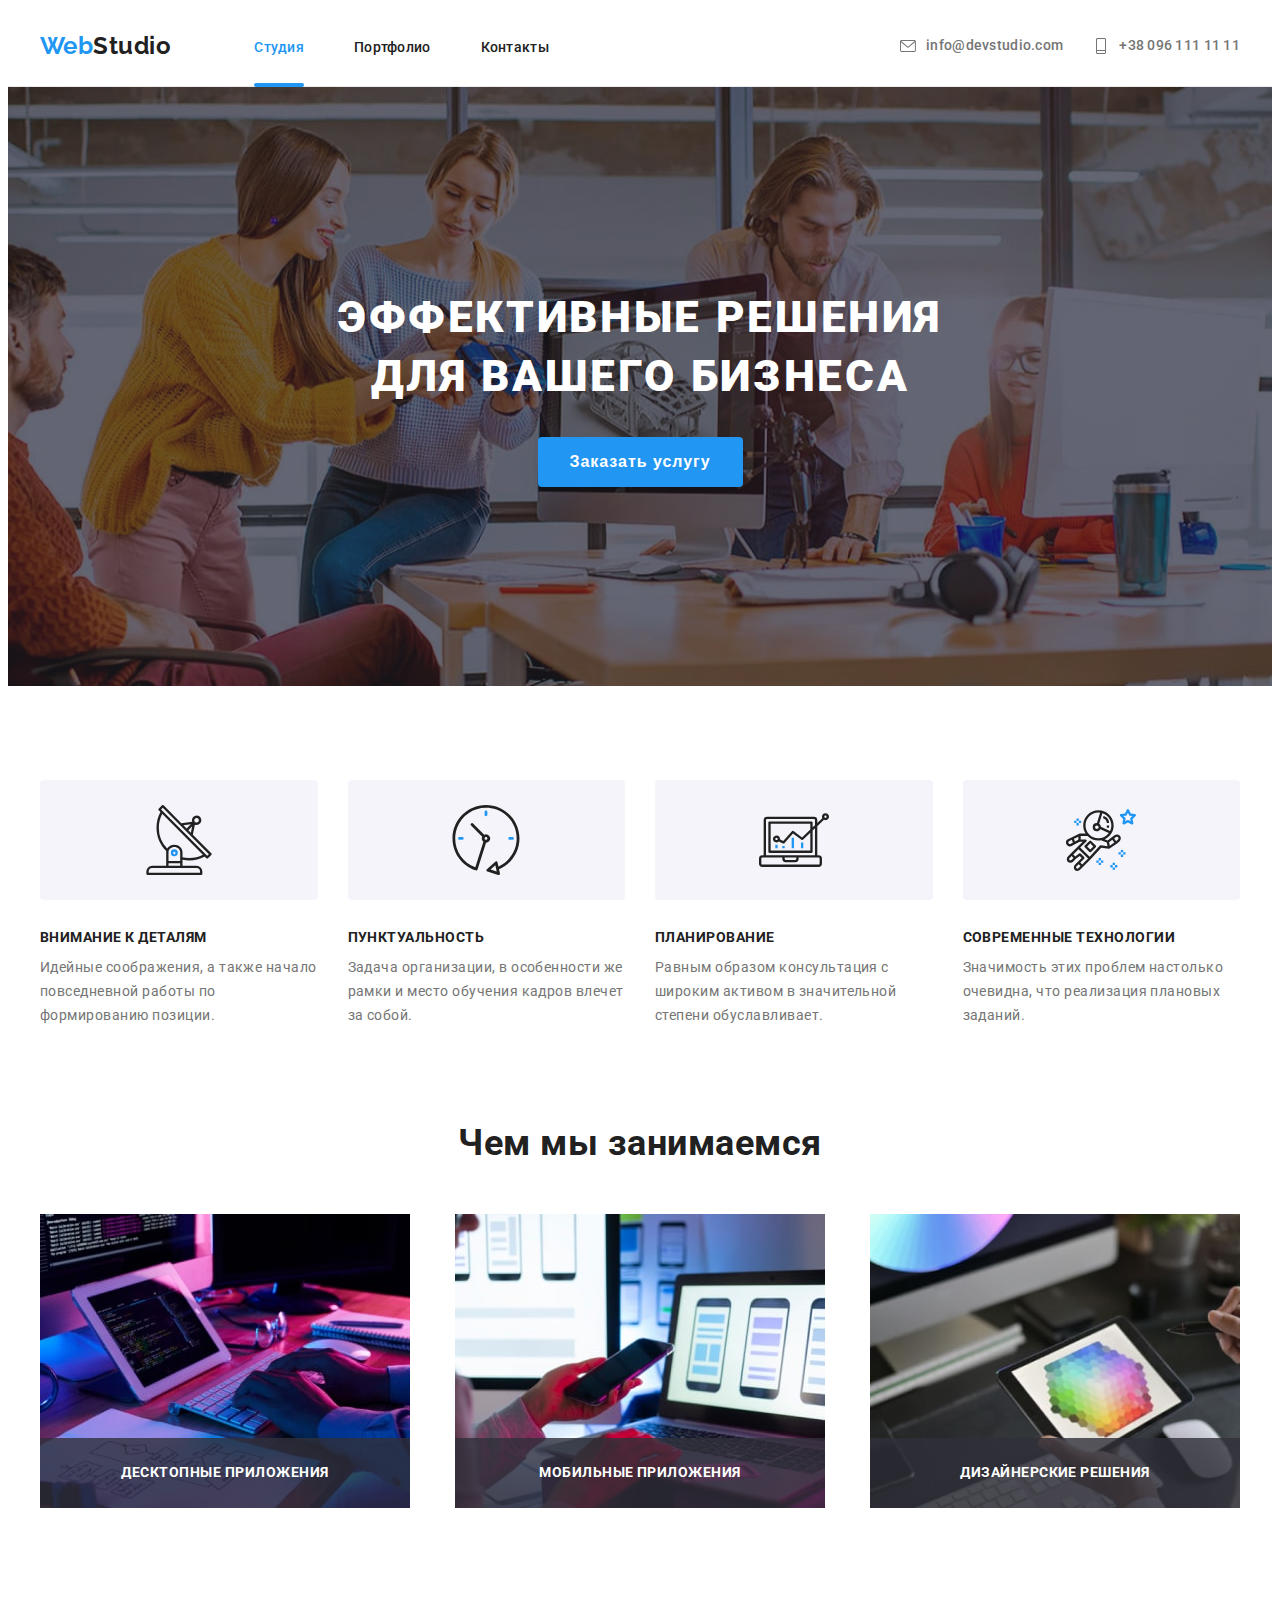
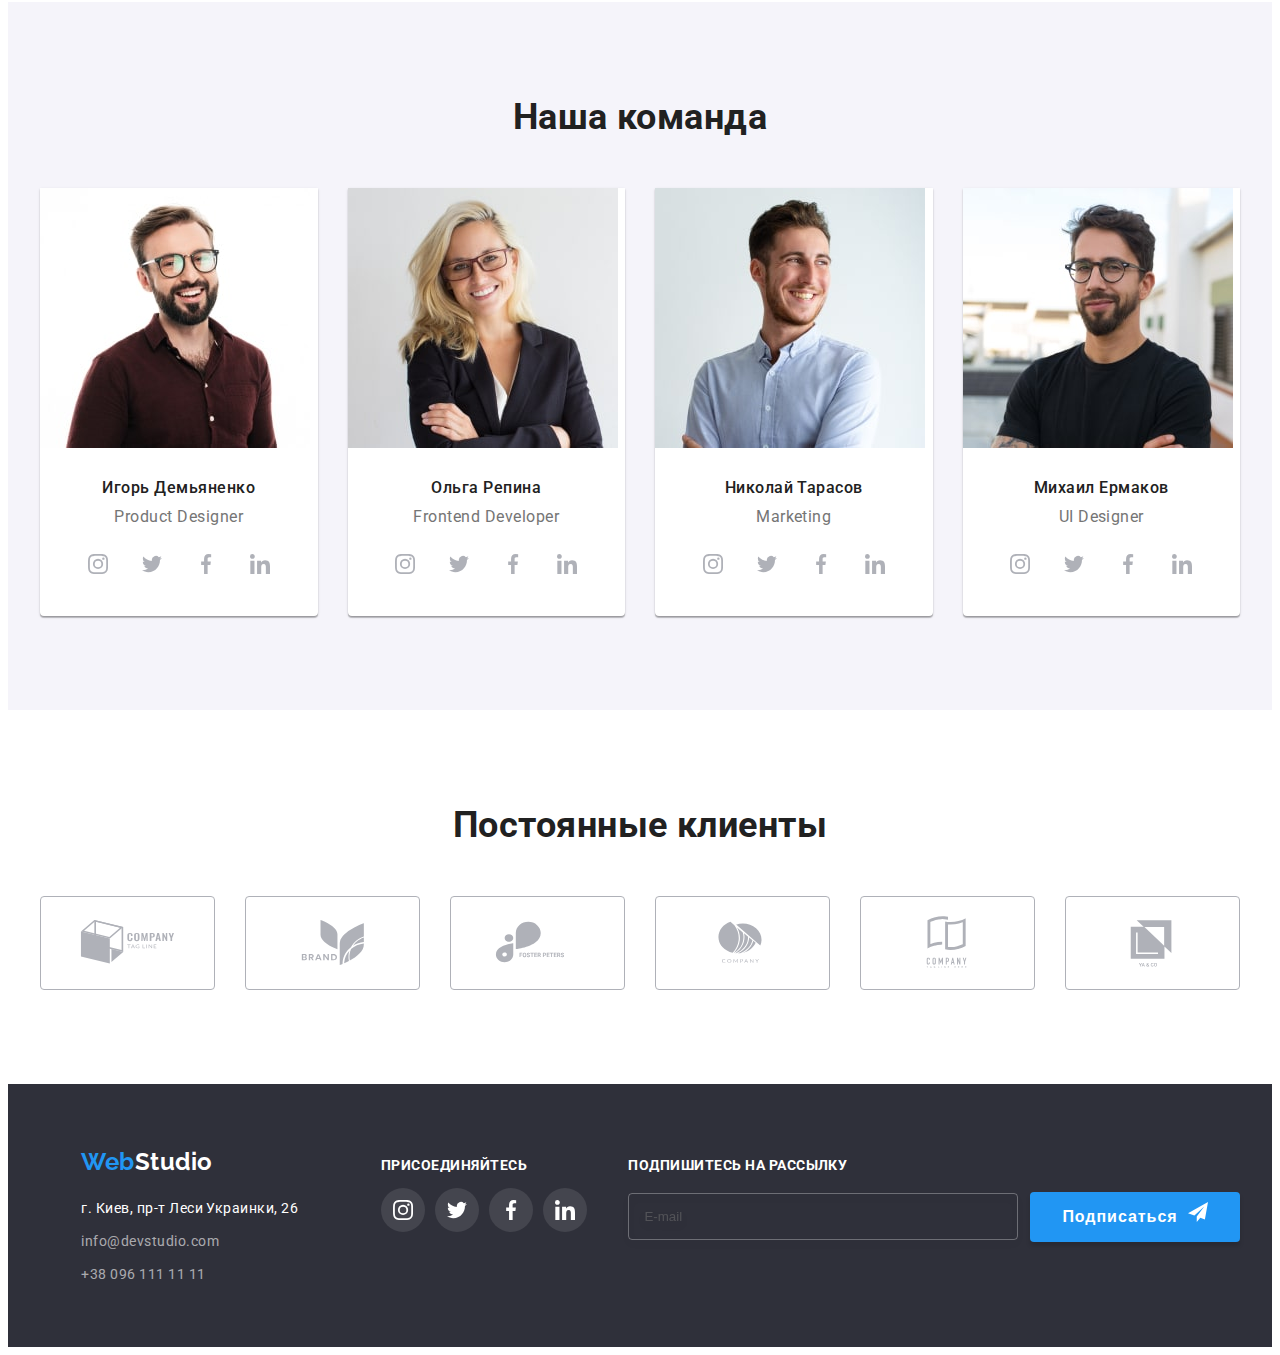
<file: index.html>
<!DOCTYPE html>
<html lang="ru">
  <head>
    <meta charset="UTF-8" />
    <meta http-equiv="X-UA-Compatible" content="IE=edge" />
    <meta name="viewport" content="width=device-width, initial-scale=1.0" />
    <title>Document</title>
    <link
      href="https://fonts.googleapis.com/css2?family=Raleway:wght@700&family=Roboto:wght@400;500;700;900&display=swap"
      rel="stylesheet"
    />
    <link
      rel="stylesheet"
      href="https://cdnjs.cloudflare.com/ajax/libs/modern-normalize/1.1.0/modern-normalize.min.css"
      integrity="sha512-wpPYUAdjBVSE4KJnH1VR1HeZfpl1ub8YT/NKx4PuQ5NmX2tKuGu6U/JRp5y+Y8XG2tV+wKQpNHVUX03MfMFn9Q=="
      crossorigin="anonymous"
      referrerpolicy="no-referrer"
    />
    <link rel="stylesheet" href="./css/styles.css" />
    <link rel="stylesheet" href="./css/main.min.css" />
  </head>
  <body>
    <!-- шапка -->
    <header class="header">
      <div class="container header-container">
        <a class="logo header__logo" href="./"
          >Web<span class="header__logo--black">Studio</span></a
        >
        <nav class="nav">
          <ul class="list header-list">
            <li class="header-list__item">
              <a href="./index.html" class="link current">Студия</a>
            </li>
            <li class="header-list__item">
              <a href="./portfolio.html" class="link">Портфолио</a>
            </li>
            <li class="header-list__item"><a href="" class="link">Контакты</a></li>
          </ul>
        </nav>
        <ul class="list header-adress">
          <li class="header-adress__item">
            <a href="mailto:info@devstudio.com" class="link-contact link"
              ><svg width="16" height="16" class="icon">
                <use href="./images/symbol-defs.svg#icon-mail"></use></svg
              >info@devstudio.com</a
            >
          </li>
          <li class="header-adress__item">
            <a href="tel:+380961111111" class="link-contact link">
              <svg width="16" height="16" class="icon">
                <use href="./images/symbol-defs.svg#icon-tell"></use>
              </svg>
              +38 096 111 11 11</a
            >
          </li>
        </ul>
        <button type="button" class="menu-open__btn">
          <svg width="24" height="16" class="menu-open__icon">
            <use href="./images/symbol-defs.svg#icon-menu"></use>
          </svg>
        </button>
      </div>
      <!-- ============================================== -->
      <div class="mob-menu is-hidden">
        <div class="menu-top">
          <button type="button" class="menu-close">
            <svg width="30" height="30" class="icon-close-menu">
              <use href="./images/symbol-defs.svg#icon-close-black"></use>
            </svg>
          </button>
          <ul class="mob-menu-list list">
            <li class="mob-menu-item">
              <a href="./index.html" class="mob-menu-link link">Студия</a>
            </li>
            <li class="mob-menu-item">
              <a href="./portfolio.html" class="mob-menu-link link">Портфолио</a>
            </li>
            <li class="mob-menu-item">
              <a href="" class="mob-menu-link link">Контакты</a>
            </li>
          </ul>
        </div>
        <div class="menu-bottom">
          <div class="menu-soc-wrap">
            <a href="tel:+380961111111" class="mob-menu-tel link">+38 096 111 11 11</a>
            <a href="mailto: info@devstudio.com" class="mob-menu-mail link">info@devstudio.com</a>

            <div class="menu-soc-link-wrap">
              <ul class="list menu-soc-list">
                <li class="menu-soc-item">
                  <a href="" class="link menu-soc-link"
                    ><svg class="menu-soc-icon">
                      <use href="./images/symbol-defs.svg#icon-instagram"></use>
                    </svg>
                    <div class="menu-soc-item-text">Instagram</div></a
                  >
                </li>
                <li class="menu-soc-item">
                  <a href="" class="link menu-soc-link"
                    ><svg class="menu-soc-icon">
                      <use href="./images/symbol-defs.svg#icon-twitter"></use>
                    </svg>
                    <div class="menu-soc-item-text menu-soc-item-text--left">Twitter</div></a
                  >
                </li>
                <li class="menu-soc-item">
                  <a href="" class="link menu-soc-link"
                    ><svg class="menu-soc-icon">
                      <use href="./images/symbol-defs.svg#icon-facebook"></use>
                    </svg>
                    <div class="menu-soc-item-text menu-soc-item-text--right">Facebook</div></a
                  >
                </li>
                <li class="menu-soc-item">
                  <a href="" class="link menu-soc-link"
                    ><svg class="menu-soc-icon">
                      <use href="./images/symbol-defs.svg#icon-linkedin"></use>
                    </svg>
                    <div class="menu-soc-item-text">LinkedIn</div></a
                  >
                </li>
              </ul>
            </div>
          </div>
        </div>
      </div>

      <!-- ============================================ -->
    </header>
    <main>
      <!--section-hero-->
      <section class="section-hero">
        <div class="container">
          <h1 class="section-hero-title">
            эффективные решения <br />
            для вашего бизнеса
          </h1>
          <button type="button" class="abutton modal-open-btn" data-modal-open>
            Заказать услугу
          </button>
        </div>
      </section>
      <!-- навыки -->
      <section class="section-skill">
        <div class="container">
          <ul class="section-skill__list list">
            <li class="section-skill__item">
              <div class="section-skill__big-icon">
                <svg width="70" height="70" class="icon">
                  <use href="./images/symbol-defs.svg#icon-antenna"></use>
                </svg>
              </div>
              <h3 class="title">Внимание к деталям</h3>
              <p class="text">
                Идейные соображения, а также начало повседневной работы по формированию позиции.
              </p>
            </li>
            <li class="section-skill__item">
              <div class="section-skill__big-icon">
                <svg width="70" height="70" class="icon">
                  <use href="./images/symbol-defs.svg#icon-clock"></use>
                </svg>
              </div>
              <h3 class="title">Пунктуальность</h3>
              <p class="text">
                Задача организации, в особенности же рамки и место обучения кадров влечет за собой.
              </p>
            </li>
            <li class="section-skill__item">
              <div class="section-skill__big-icon">
                <svg width="70" height="70" class="icon">
                  <use href="./images/symbol-defs.svg#icon-diagram"></use>
                </svg>
              </div>
              <h3 class="title">Планирование</h3>
              <p class="text">
                Равным образом консультация с широким активом в значительной степени обуславливает.
              </p>
            </li>
            <li class="section-skill__item .section-skill__item--last">
              <div class="section-skill__big-icon">
                <svg width="70" height="70" class="icon">
                  <use href="./images/symbol-defs.svg#icon-astronaut"></use>
                </svg>
              </div>
              <h3 class="title">Современные технологии</h3>
              <p class="text">
                Значимость этих проблем настолько очевидна, что реализация плановых заданий.
              </p>
            </li>
          </ul>
        </div>
      </section>
      <!-- чем мы занимаемся -->
      <section class="section-class section">
        <div class="container">
          <h2 class="section-title">Чем мы занимаемся</h2>
          <ul class="list">
            <li class="item">
              <div class="wrapper">
                <picture>
                  <source
                    srcset="
                      ./images/directions/img-desktop-1x1.jpg 1x,
                      ./images/directions/img-desktop-2x1.jpg 2x
                    "
                    media="(min-width: 1200px)"
                  />
                  <img
                    src="./images/box-1s.jpg"
                    alt="написание кода на планшете"
                    width="370"
                    height="294"
                  />
                </picture>

                <p class="text">Десктопные приложения</p>
              </div>
            </li>
            <li class="item">
              <div class="wrapper">
                <picture>
                  <source
                    srcset="
                      ./images/directions/img-desktop-1x2.jpg 1x,
                      ./images/directions/img-desktop-2x2.jpg 2x
                    "
                    media="(min-width: 1200px)"
                  />
                  <img
                    src="./images/box-2s.jpg"
                    alt="смартфон в руках, во время его настройки через ПК"
                    width="370"
                    height="294"
                  />
                </picture>
                <p class="text">Мобильные приложения</p>
              </div>
            </li>
            <li class="item">
              <div class="wrapper">
                <picture>
                  <source
                    srcset="
                      ./images/directions/img-desktop-1x3.jpg 1x,
                      ./images/directions/img-desktop-2x3.jpg 2x
                    "
                    media="(min-width: 1200px)"
                  />
                  <img
                    src="./images/box-3s.jpg"
                    alt="работа с цветовой гаммой на планшете"
                    width="370"
                    height="294"
                  />
                </picture>

                <p class="text">Дизайнерские решения</p>
              </div>
            </li>
          </ul>
        </div>
      </section>
      <!-- наша команда -->
      <section class="section-comand section">
        <div class="container">
          <h2 class="section-title">Наша команда</h2>
          <ul class="secnion-comand-title-list list">
            <li class="item">
              <picture>
                <source
                  srcset="
                    ./images/our-team/img1-desktop-1x.jpg 1x,
                    ./images/our-team/img1-desktop-2x.jpg 2x
                  "
                  media="(min-width: 1200px)"
                />
                <source
                  srcset="
                    ./images/our-team/img1-tablet-1x.jpg 1x,
                    ./images/our-team/img1-tablet-2x.jpg 2x
                  "
                  media="(min-width: 768px)"
                />
                <source
                  srcset="
                    ./images/our-team/img1-mob-1x.jpg 1x,
                    ./images/our-team/img1-mob-2x.jpg 2x
                  "
                  media="(min-width: 320px)"
                />
                <img src="./images/team-1s.jpg" alt="Дима Демьяненко" />
              </picture>

              <h3 class="title">Игорь Демьяненко</h3>
              <p class="position">Product Designer</p>
              <ul class="list soc-list">
                <li class="soc-item">
                  <a href="" class="link soc-link"
                    ><svg class="soc-icon">
                      <use href="./images/symbol-defs.svg#icon-instagram"></use></svg
                  ></a>
                </li>
                <li class="soc-item">
                  <a href="" class="link soc-link"
                    ><svg class="soc-icon">
                      <use href="./images/symbol-defs.svg#icon-twitter"></use></svg
                  ></a>
                </li>
                <li class="soc-item">
                  <a href="" class="link soc-link"
                    ><svg class="soc-icon">
                      <use href="./images/symbol-defs.svg#icon-facebook"></use></svg
                  ></a>
                </li>
                <li class="soc-item">
                  <a href="" class="link soc-link"
                    ><svg class="soc-icon">
                      <use href="./images/symbol-defs.svg#icon-linkedin"></use></svg
                  ></a>
                </li>
              </ul>
            </li>
            <li class="item">
              <picture>
                <source
                  srcset="
                    ./images/our-team/img2-desktop-1x.jpg 1x,
                    ./images/our-team/img2-desktop-2x.jpg 2x
                  "
                  media="(min-width: 1200px)"
                />
                <source
                  srcset="
                    ./images/our-team/img2-tablet-1x.jpg 1x,
                    ./images/our-team/img2-tablet-2x.jpg 2x
                  "
                  media="(min-width: 768px)"
                />
                <source
                  srcset="
                    ./images/our-team/img2-mob-1x.jpg 1x,
                    ./images/our-team/img2-mob-2x.jpg 2x
                  "
                  media="(min-width: 320px)"
                />
                <img src="./images/team-2s.jpg" alt="Ольга Репина" />
              </picture>

              <h3 class="title">Ольга Репина</h3>
              <p class="position">Frontend Developer</p>
              <ul class="list soc-list">
                <li class="soc-item">
                  <a href="" class="link soc-link"
                    ><svg class="soc-icon">
                      <use href="./images/symbol-defs.svg#icon-instagram"></use></svg
                  ></a>
                </li>
                <li class="soc-item">
                  <a href="" class="link soc-link"
                    ><svg class="soc-icon">
                      <use href="./images/symbol-defs.svg#icon-twitter"></use></svg
                  ></a>
                </li>
                <li class="soc-item">
                  <a href="" class="link soc-link"
                    ><svg class="soc-icon">
                      <use href="./images/symbol-defs.svg#icon-facebook"></use></svg
                  ></a>
                </li>
                <li class="soc-item">
                  <a href="" class="link soc-link"
                    ><svg class="soc-icon">
                      <use href="./images/symbol-defs.svg#icon-linkedin"></use></svg
                  ></a>
                </li>
              </ul>
            </li>
            <li class="item">
              <picture>
                <source
                  srcset="
                    ./images/our-team/img3-desktop-1x.jpg 1x,
                    ./images/our-team/img3-desktop-2x.jpg 2x
                  "
                  media="(min-width: 1200px)"
                />
                <source
                  srcset="
                    ./images/our-team/img3-tablet-1x.jpg 1x,
                    ./images/our-team/img3-tablet-2x.jpg 2x
                  "
                  media="(min-width: 768px)"
                />
                <source
                  srcset="
                    ./images/our-team/img3-mob-1x.jpg 1x,
                    ./images/our-team/img3-mob-2x.jpg 2x
                  "
                  media="(min-width: 320px)"
                />
                <img src="./images/team-3s.jpg" alt="Николай Тарасов" />
              </picture>

              <h3 class="title">Николай Тарасов</h3>
              <p class="position">Marketing</p>
              <ul class="list soc-list">
                <li class="soc-item">
                  <a href="" class="link soc-link"
                    ><svg class="soc-icon">
                      <use href="./images/symbol-defs.svg#icon-instagram"></use></svg
                  ></a>
                </li>
                <li class="soc-item">
                  <a href="" class="link soc-link"
                    ><svg class="soc-icon">
                      <use href="./images/symbol-defs.svg#icon-twitter"></use></svg
                  ></a>
                </li>
                <li class="soc-item">
                  <a href="" class="link soc-link"
                    ><svg class="soc-icon">
                      <use href="./images/symbol-defs.svg#icon-facebook"></use></svg
                  ></a>
                </li>
                <li class="soc-item">
                  <a href="" class="link soc-link"
                    ><svg class="soc-icon">
                      <use href="./images/symbol-defs.svg#icon-linkedin"></use></svg
                  ></a>
                </li>
              </ul>
            </li>
            <li class="item">
              <picture>
                <source
                  srcset="
                    ./images/our-team/img4-desktop-1x.jpg 1x,
                    ./images/our-team/img4-desktop-2x.jpg 2x
                  "
                  media="(min-width: 1200px)"
                />
                <source
                  srcset="
                    ./images/our-team/img4-tablet-1x.jpg 1x,
                    ./images/our-team/img4-tablet-2x.jpg 2x
                  "
                  media="(min-width: 768px)"
                />
                <source
                  srcset="
                    ./images/our-team/img4-mob-1x.jpg 1x,
                    ./images/our-team/img4-mob-2x.jpg 2x
                  "
                  media="(min-width: 320px)"
                />
                <img src="./images/team-4s.jpg" alt="Михаил Ермаков" />
              </picture>

              <h3 class="title">Михаил Ермаков</h3>
              <p class="position">UI Designer</p>
              <ul class="list soc-list">
                <li class="soc-item">
                  <a href="" class="link soc-link"
                    ><svg class="soc-icon">
                      <use href="./images/symbol-defs.svg#icon-instagram"></use></svg
                  ></a>
                </li>
                <li class="soc-item">
                  <a href="" class="link soc-link"
                    ><svg class="soc-icon">
                      <use href="./images/symbol-defs.svg#icon-twitter"></use></svg
                  ></a>
                </li>
                <li class="soc-item">
                  <a href="" class="link soc-link"
                    ><svg class="soc-icon">
                      <use href="./images/symbol-defs.svg#icon-facebook"></use></svg
                  ></a>
                </li>
                <li class="soc-item">
                  <a href="" class="link soc-link"
                    ><svg class="soc-icon">
                      <use href="./images/symbol-defs.svg#icon-linkedin"></use></svg
                  ></a>
                </li>
              </ul>
            </li>
          </ul>
        </div>
      </section>
      <!-- clients -->
      <section class="section-clients">
        <div class="container">
          <h2 class="section-title">Постоянные клиенты</h2>
          <ul class="list client-list">
            <li class="client-item">
              <a href="" class="link client-link"
                ><svg class="client-icon">
                  <use href="./images/symbol-defs.svg#icon-logo"></use></svg
              ></a>
            </li>
            <li class="client-item">
              <a href="" class="link client-link"
                ><svg class="client-icon">
                  <use href="./images/symbol-defs.svg#icon-logo-1"></use></svg
              ></a>
            </li>
            <li class="client-item">
              <a href="" class="link client-link"
                ><svg class="client-icon">
                  <use href="./images/symbol-defs.svg#icon-logo-2"></use></svg
              ></a>
            </li>
            <li class="client-item">
              <a href="" class="link client-link"
                ><svg class="client-icon">
                  <use href="./images/symbol-defs.svg#icon-logo-3"></use></svg
              ></a>
            </li>
            <li class="client-item">
              <a href="" class="link client-link"
                ><svg class="client-icon">
                  <use href="./images/symbol-defs.svg#icon-logo-4"></use></svg
              ></a>
            </li>
            <li class="client-item">
              <a href="" class="link client-link"
                ><svg class="client-icon">
                  <use href="./images/symbol-defs.svg#icon-logo-5"></use></svg
              ></a>
            </li>
          </ul>
        </div>
      </section>
    </main>
    <!-- подвал -->

    <footer class="footer">
      <div class="container footer--container">
        <div class="footer-left">
          <a class="logo" href="/">Web<span class="footer__logo--white">Studio</span></a>
          <address class="address-footer">г. Киев, пр-т Леси Украинки, 26</address>
          <ul class="list">
            <li class="item">
              <a href="mailto:info@devstudio.com" class="link-contact-footer">info@devstudio.com</a>
            </li>
            <li class="item">
              <a href="tel:+380961111111" class="link-contact-footer">+38 096 111 11 11</a>
            </li>
          </ul>
        </div>
        <div class="join">
          <h3 class="title">присоединяйтесь</h3>
          <ul class="list soc-list">
            <li class="soc-item">
              <a href="" class="link soc-link"
                ><svg class="soc-icon">
                  <use href="./images/symbol-defs.svg#icon-instagram"></use></svg
              ></a>
            </li>
            <li class="soc-item">
              <a href="" class="link soc-link"
                ><svg class="soc-icon">
                  <use href="./images/symbol-defs.svg#icon-twitter"></use></svg
              ></a>
            </li>
            <li class="soc-item">
              <a href="" class="link soc-link"
                ><svg class="soc-icon">
                  <use href="./images/symbol-defs.svg#icon-facebook"></use></svg
              ></a>
            </li>
            <li class="soc-item">
              <a href="" class="link soc-link"
                ><svg class="soc-icon">
                  <use href="./images/symbol-defs.svg#icon-linkedin"></use></svg
              ></a>
            </li>
          </ul>
        </div>
        <div class="footer-right">
          <h3 class="title">Подпишитесь на рассылку</h3>
          <div class="footer-right-wrap">
            <form action="#" class="form-send">
              <input type="mail" name="user-mail" class="modal-input-footer" placeholder="E-mail" />
            </form>
            <button type="submit" class="abutton send-btn">
              Подписаться
              <span class="send-wrap"
                ><svg width="24" height="24" class="soc-icon">
                  <use href="./images/symbol-defs.svg#icon-icon-send"></use></svg
              ></span>
            </button>
          </div>
        </div>
      </div>
    </footer>
    <!-- =====Backdrop======  -->
    <div class="backdrop is-hidden" data-modal>
      <div class="modal">
        <button type="button" class="modal-close-btn" data-modal-close>
          <svg width="18" height="18" class="icon-close-btn">
            <use href="./images/symbol-defs.svg#icon-close-black"></use>
          </svg>
        </button>
        <p class="modal-title">Оставьте свои данные, мы вам перезвоним</p>
        <form action="#">
          <div class="modal-field">
            <label class="modal-label" for="user-name">Имя</label
            ><span class="input-wrap">
              <input type="text" name="user-name" id="user-name" class="modal-input" />
              <svg width="18" height="18" class="icon-user-data">
                <use href="./images/symbol-defs.svg#icon-person-black"></use>
              </svg>
            </span>
          </div>
          <div class="modal-field">
            <label class="modal-label" for="user-tel">Телефон</label
            ><span class="input-wrap">
              <input type="tel" name="user-tell" id="user-tel" class="modal-input" />
              <svg width="18" height="18" class="icon-user-data">
                <use href="./images/symbol-defs.svg#icon-phone-black"></use>
              </svg>
            </span>
          </div>
          <div class="modal-field">
            <label class="modal-label" for="user-mail">Почта</label
            ><span class="input-wrap">
              <input type="mail" name="user-mail" id="user-mail" class="modal-input" />
              <svg width="18" height="18" class="icon-user-data">
                <use href="./images/symbol-defs.svg#icon-email-black"></use>
              </svg>
            </span>
          </div>
          <div class="modal-field">
            <label class="modal-label" for="user-bla-bla">Комментарий</label>
            <textarea
              name="user-bla-bla"
              id="user-bla-bla"
              class="modal-text"
              placeholder="Введите текст"
            ></textarea>
          </div>
          <div class="modal-field">
            <input
              type="checkbox"
              class="input-check visually-hidden"
              name="galka"
              id="galka"
              value="yes"
            />
            <label for="galka" class="check-text">
              <span
                ><svg width="15" height="11" class="icon-galka">
                  <use href="./images/symbol-defs.svg#icon-galka"></use></svg
              ></span>
              Соглашаюсь с рассылкой и принимаю
              <a class="link-galka" href="./">Условия договора</a></label
            >
          </div>
          <button type="submit" class="abutton modal-send-btn">Отправить</button>
        </form>
      </div>
    </div>
    <script src="./js/modal.js"></script>
    <script src="./js/menu.js"></script>
  </body>
</html>
</file>
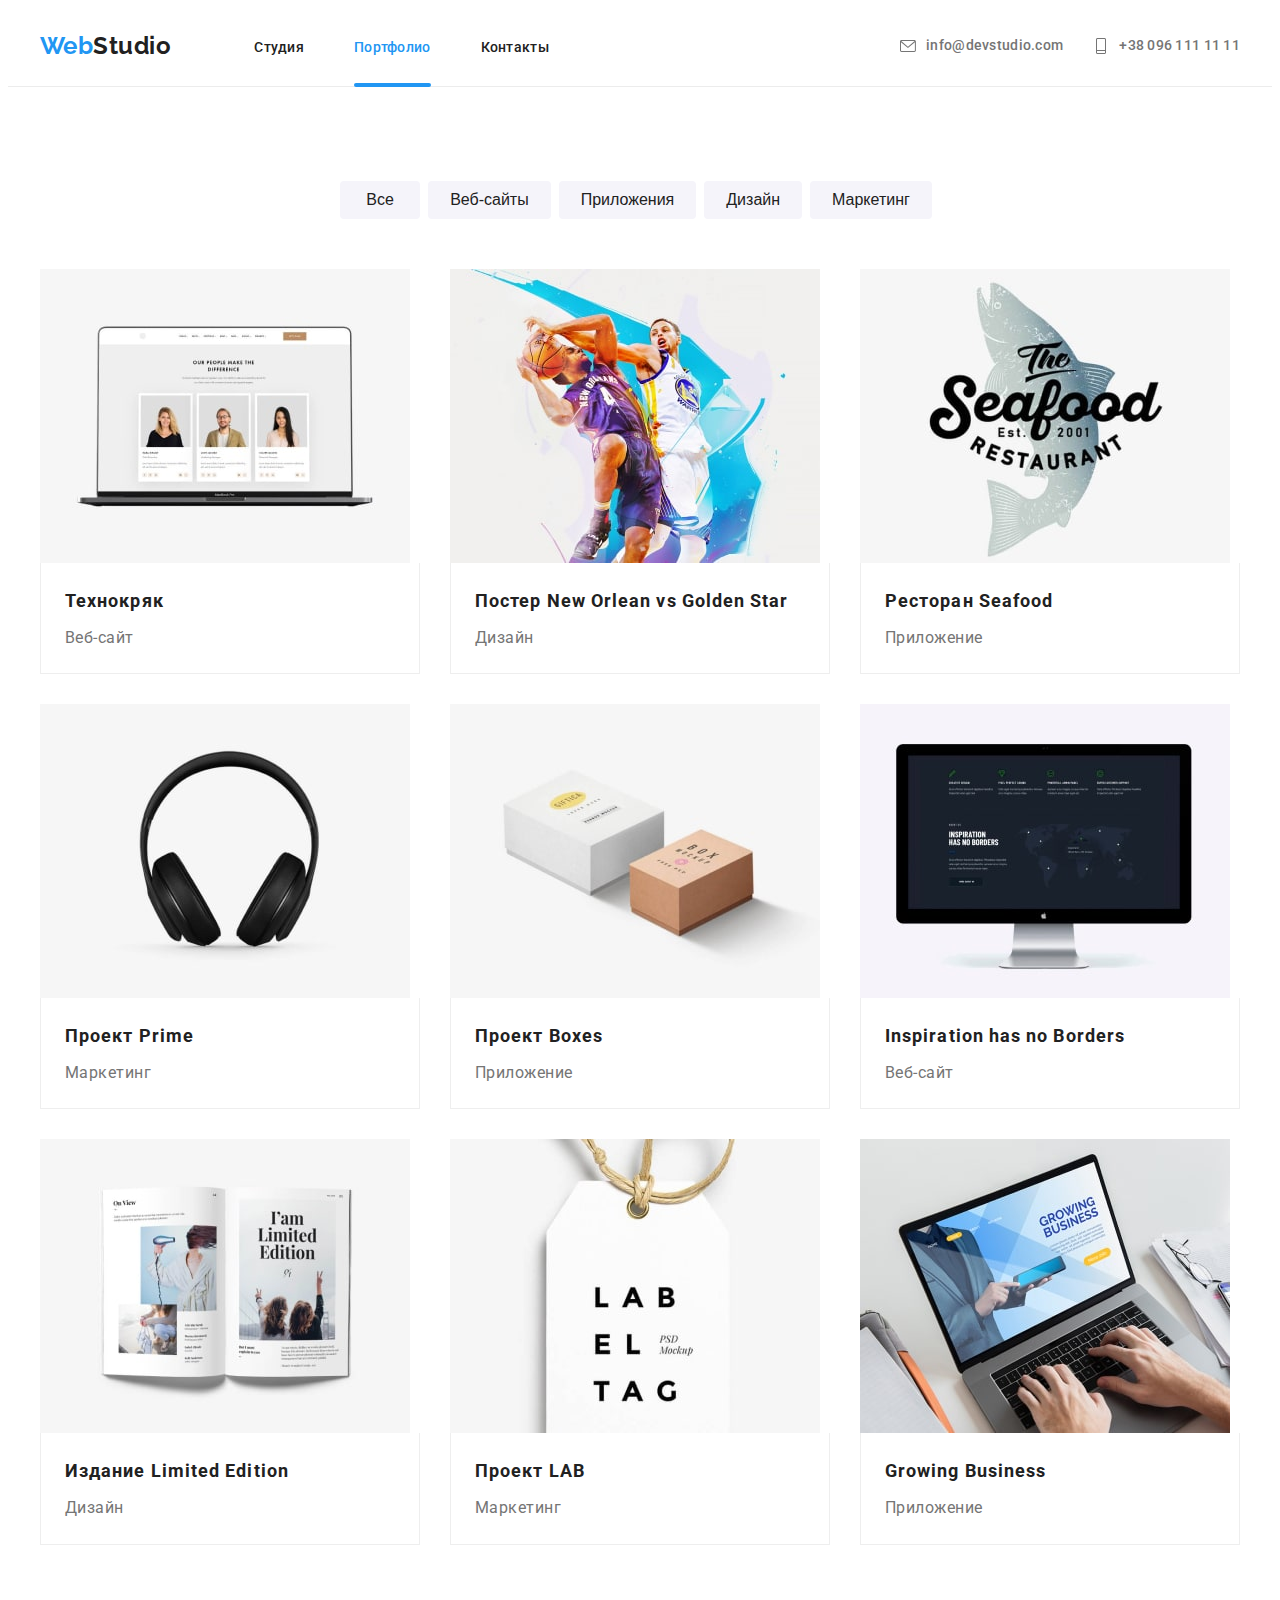
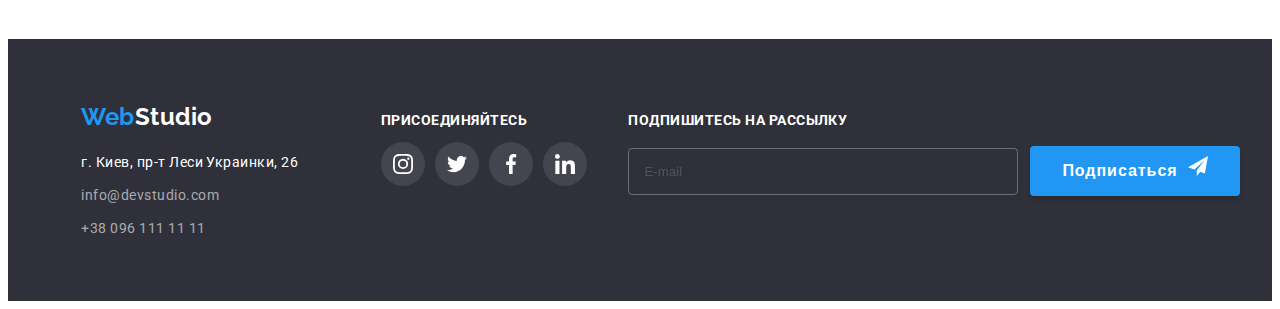
<file: portfolio.html>
<!DOCTYPE html>
<html lang="ru">
  <head>
    <meta charset="UTF-8" />
    <meta http-equiv="X-UA-Compatible" content="IE=edge" />
    <meta name="viewport" content="width=device-width, initial-scale=1.0" />
    <title>Document</title>
    <link
      href="https://fonts.googleapis.com/css2?family=Raleway:wght@700&family=Roboto:wght@400;500;700;900&display=swap"
      rel="stylesheet"
    />
    <link
      rel="stylesheet"
      href="https://cdnjs.cloudflare.com/ajax/libs/modern-normalize/1.1.0/modern-normalize.min.css"
      integrity="sha512-wpPYUAdjBVSE4KJnH1VR1HeZfpl1ub8YT/NKx4PuQ5NmX2tKuGu6U/JRp5y+Y8XG2tV+wKQpNHVUX03MfMFn9Q=="
      crossorigin="anonymous"
      referrerpolicy="no-referrer"
    />
    <link rel="stylesheet" href="./css/styles.css" />
    <link rel="stylesheet" href="./css/main.min.css" />
  </head>
  <body>
    <!-- шапка -->
    <header class="header">
      <div class="container header-container">
        <a class="logo header__logo" href="./"
          >Web<span class="header__logo--black">Studio</span></a
        >
        <nav class="nav">
          <ul class="list header-list">
            <li class="header-list__item">
              <a href="./index.html" class="link">Студия</a>
            </li>
            <li class="header-list__item">
              <a href="./portfolio.html" class="link current">Портфолио</a>
            </li>
            <li class="header-list__item"><a href="" class="link">Контакты</a></li>
          </ul>
        </nav>
        <ul class="list header-adress">
          <li class="header-adress__item">
            <a href="mailto:info@devstudio.com" class="link-contact link"
              ><svg width="16" height="16" class="icon">
                <use href="./images/symbol-defs.svg#icon-mail"></use></svg
              >info@devstudio.com</a
            >
          </li>
          <li class="header-adress__item">
            <a href="tel:+380961111111" class="link-contact link">
              <svg width="16" height="16" class="icon">
                <use href="./images/symbol-defs.svg#icon-tell"></use>
              </svg>
              +38 096 111 11 11</a
            >
          </li>
        </ul>
        <button type="button" class="menu-open__btn">
          <svg width="24" height="16" class="menu-open__icon">
            <use href="./images/symbol-defs.svg#icon-menu"></use>
          </svg>
        </button>
      </div>
      <!-- ============================================== -->
      <div class="mob-menu is-hidden">
        <div class="menu-top">
          <button type="button" class="menu-close">
            <svg width="30" height="30" class="icon-close-menu">
              <use href="./images/symbol-defs.svg#icon-close-black"></use>
            </svg>
          </button>
          <ul class="mob-menu-list list">
            <li class="mob-menu-item">
              <a href="./index.html" class="mob-menu-link link">Студия</a>
            </li>
            <li class="mob-menu-item">
              <a href="./portfolio.html" class="mob-menu-link link">Портфолио</a>
            </li>
            <li class="mob-menu-item">
              <a href="" class="mob-menu-link link">Контакты</a>
            </li>
          </ul>
        </div>
        <div class="menu-bottom">
          <div class="menu-soc-wrap">
            <a href="tel:+380961111111" class="mob-menu-tel link">+38 096 111 11 11</a>
            <a href="mailto: info@devstudio.com" class="mob-menu-mail link">info@devstudio.com</a>

            <div class="menu-soc-link-wrap">
              <ul class="list menu-soc-list">
                <li class="menu-soc-item">
                  <a href="" class="link menu-soc-link"
                    ><svg class="menu-soc-icon">
                      <use href="./images/symbol-defs.svg#icon-instagram"></use>
                    </svg>
                    <div class="menu-soc-item-text">Instagram</div></a
                  >
                </li>
                <li class="menu-soc-item">
                  <a href="" class="link menu-soc-link"
                    ><svg class="menu-soc-icon">
                      <use href="./images/symbol-defs.svg#icon-twitter"></use>
                    </svg>
                    <div class="menu-soc-item-text menu-soc-item-text--left">Twitter</div></a
                  >
                </li>
                <li class="menu-soc-item">
                  <a href="" class="link menu-soc-link"
                    ><svg class="menu-soc-icon">
                      <use href="./images/symbol-defs.svg#icon-facebook"></use>
                    </svg>
                    <div class="menu-soc-item-text menu-soc-item-text--right">Facebook</div></a
                  >
                </li>
                <li class="menu-soc-item">
                  <a href="" class="link menu-soc-link"
                    ><svg class="menu-soc-icon">
                      <use href="./images/symbol-defs.svg#icon-linkedin"></use>
                    </svg>
                    <div class="menu-soc-item-text">LinkedIn</div></a
                  >
                </li>
              </ul>
            </div>
          </div>
        </div>
      </div>

      <!-- ============================================ -->
    </header>
    <main>
      <!-- портфолио -->
      <section class="section-portfolio">
        <div class="container">
          <ul class="section-portfolio-filter list">
            <li class="section-portfolio-filter__item">
              <button type="button" class="button-portfolio">Все</button>
            </li>
            <li class="section-portfolio-filter__item">
              <button type="button" class="button-portfolio">Веб-сайты</button>
            </li>

            <li class="section-portfolio-filter__item">
              <button type="button" class="button-portfolio">Приложения</button>
            </li>
            <li class="section-portfolio-filter__item">
              <button type="button" class="button-portfolio">Дизайн</button>
            </li>
            <li class="section-portfolio-filter__item section-portfolio-filter__item--last">
              <button type="button" class="button-portfolio">Маркетинг</button>
            </li>
          </ul>
          <ul class="section-portfolio-list list">
            <li class="section-portfolio-list__item">
              <a href="./" class="portfolio-psevdo-link">
                <div class="portfolio-wrapper-text">
                  <picture>
                    <source
                      srcset="
                        ./images/portfolio/img1-desktop-1x.jpg 1x,
                        ./images/portfolio/img1-desktop-2x.jpg 2x
                      "
                      media="(min-width: 1200px)"
                    />
                    <source
                      srcset="
                        ./images/portfolio/img1-tablet-1x.jpg 1x,
                        ./images/portfolio/img1-tablet-2x.jpg 2x
                      "
                      media="(min-width: 768px)"
                    />
                    <source
                      srcset="
                        ./images/portfolio/img1-mob-1x.jpg 1x,
                        ./images/portfolio/img1-mob-2x.jpg 2x
                      "
                      media="(min-width: 320px)"
                    />
                    <img src="./images/technokryak.jpg" alt="раскрытый ноутбук" />
                  </picture>

                  <p class="text-hidden">
                    Технокряк это современная площадка распространения коронавируса. Компании
                    используют эту платформу для цифрового шпионажа и атак на защищённые сервера
                    конкурентов.
                  </p>
                </div>
                <div class="name">
                  <h3 class="title">Технокряк</h3>
                  <p class="variety">Веб-сайт</p>
                </div>
              </a>
            </li>
            <li class="section-portfolio-list__item">
              <a href="./" class="portfolio-psevdo-link">
                <div class="portfolio-wrapper-text">
                  <picture>
                    <source
                      srcset="
                        ./images/portfolio/img2-desktop-1x.jpg 1x,
                        ./images/portfolio/img2-desktop-2x.jpg 2x
                      "
                      media="(min-width: 1200px)"
                    />
                    <source
                      srcset="
                        ./images/portfolio/img2-tablet-1x.jpg 1x,
                        ./images/portfolio/img2-tablet-2x.jpg 2x
                      "
                      media="(min-width: 768px)"
                    />
                    <source
                      srcset="
                        ./images/portfolio/img2-mob-1x.jpg 1x,
                        ./images/portfolio/img2-mob-2x.jpg 2x
                      "
                      media="(min-width: 320px)"
                    />
                    <img src="./images/posternovsgs.jpg" alt="2 баскетболиста в борьбе за мяч" />
                  </picture>

                  <p class="text-hidden">
                    Технокряк это современная площадка распространения коронавируса. Компании
                    используют эту платформу для цифрового шпионажа и атак на защищённые сервера
                    конкурентов.
                  </p>
                </div>
                <div class="name">
                  <h3 class="title">Постер New Orlean vs Golden Star</h3>
                  <p class="variety">Дизайн</p>
                </div>
              </a>
            </li>
            <li class="section-portfolio-list__item">
              <a href="./" class="portfolio-psevdo-link">
                <div class="portfolio-wrapper-text">
                  <picture>
                    <source
                      srcset="
                        ./images/portfolio/img3-desktop-1x.jpg 1x,
                        ./images/portfolio/img3-desktop-2x.jpg 2x
                      "
                      media="(min-width: 1200px)"
                    />
                    <source
                      srcset="
                        ./images/portfolio/img3-tablet-1x.jpg 1x,
                        ./images/portfolio/img3-tablet-2x.jpg 2x
                      "
                      media="(min-width: 768px)"
                    />
                    <source
                      srcset="
                        ./images/portfolio/img3-mob-1x.jpg 1x,
                        ./images/portfolio/img3-mob-2x.jpg 2x
                      "
                      media="(min-width: 320px)"
                    />
                    <img
                      src="./images/restseafood.jpg"
                      alt="название ресторана сиафуд на фоне рисунка лосося"
                    />
                  </picture>

                  <p class="text-hidden">
                    Технокряк это современная площадка распространения коронавируса. Компании
                    используют эту платформу для цифрового шпионажа и атак на защищённые сервера
                    конкурентов.
                  </p>
                </div>
                <div class="name">
                  <h3 class="title">Ресторан Seafood</h3>
                  <p class="variety">Приложение</p>
                </div>
              </a>
            </li>
            <li class="section-portfolio-list__item">
              <a href="./" class="portfolio-psevdo-link">
                <div class="portfolio-wrapper-text">
                  <picture>
                    <source
                      srcset="
                        ./images/portfolio/img4-desktop-1x.jpg 1x,
                        ./images/portfolio/img4-desktop-2x.jpg 2x
                      "
                      media="(min-width: 1200px)"
                    />
                    <source
                      srcset="
                        ./images/portfolio/img4-tablet-1x.jpg 1x,
                        ./images/portfolio/img4-tablet-2x.jpg 2x
                      "
                      media="(min-width: 768px)"
                    />
                    <source
                      srcset="
                        ./images/portfolio/img4-mob-1x.jpg 1x,
                        ./images/portfolio/img4-mob-2x.jpg 2x
                      "
                      media="(min-width: 320px)"
                    />
                    <img src="./images/prime.jpg" alt="черные наушники на белом фоне" />
                  </picture>

                  <p class="text-hidden">
                    Технокряк это современная площадка распространения коронавируса. Компании
                    используют эту платформу для цифрового шпионажа и атак на защищённые сервера
                    конкурентов.
                  </p>
                </div>
                <div class="name">
                  <h3 class="title">Проект Prime</h3>
                  <p class="variety">Маркетинг</p>
                </div>
              </a>
            </li>
            <li class="section-portfolio-list__item">
              <a href="./" class="portfolio-psevdo-link">
                <div class="portfolio-wrapper-text">
                  <picture>
                    <source
                      srcset="
                        ./images/portfolio/img5-desktop-1x.jpg 1x,
                        ./images/portfolio/img5-desktop-2x.jpg 2x
                      "
                      media="(min-width: 1200px)"
                    />
                    <source
                      srcset="
                        ./images/portfolio/img5-tablet-1x.jpg 1x,
                        ./images/portfolio/img5-tablet-2x.jpg 2x
                      "
                      media="(min-width: 768px)"
                    />
                    <source
                      srcset="
                        ./images/portfolio/img5-mob-1x.jpg 1x,
                        ./images/portfolio/img5-mob-2x.jpg 2x
                      "
                      media="(min-width: 320px)"
                    />
                    <img
                      src="./images/projboxes.jpg"
                      alt="две коробки. Одна белая побольше, вторая коричневая поменьше"
                    />
                  </picture>

                  <p class="text-hidden">
                    Технокряк это современная площадка распространения коронавируса. Компании
                    используют эту платформу для цифрового шпионажа и атак на защищённые сервера
                    конкурентов.
                  </p>
                </div>
                <div class="name">
                  <h3 class="title">Проект Boxes</h3>
                  <p class="variety">Приложение</p>
                </div>
              </a>
            </li>
            <li class="section-portfolio-list__item">
              <a href="./" class="portfolio-psevdo-link">
                <div class="portfolio-wrapper-text">
                  <picture>
                    <source
                      srcset="
                        ./images/portfolio/img6-desktop-1x.jpg 1x,
                        ./images/portfolio/img6-desktop-2x.jpg 2x
                      "
                      media="(min-width: 1200px)"
                    />
                    <source
                      srcset="
                        ./images/portfolio/img6-tablet-1x.jpg 1x,
                        ./images/portfolio/img6-tablet-2x.jpg 2x
                      "
                      media="(min-width: 768px)"
                    />
                    <source
                      srcset="
                        ./images/portfolio/img6-mob-1x.jpg 1x,
                        ./images/portfolio/img6-mob-2x.jpg 2x
                      "
                      media="(min-width: 320px)"
                    />
                    <img
                      src="./images/inspiration.jpg"
                      alt="монитор с надписью на экране вдохновление без границ"
                    />
                  </picture>

                  <p class="text-hidden">
                    Технокряк это современная площадка распространения коронавируса. Компании
                    используют эту платформу для цифрового шпионажа и атак на защищённые сервера
                    конкурентов.
                  </p>
                </div>
                <div class="name">
                  <h3 class="title">Inspiration has no Borders</h3>
                  <p class="variety">Веб-сайт</p>
                </div>
              </a>
            </li>
            <li class="section-portfolio-list__item">
              <a href="./" class="portfolio-psevdo-link">
                <div class="portfolio-wrapper-text">
                  <picture>
                    <source
                      srcset="
                        ./images/portfolio/img7-desktop-1x.jpg 1x,
                        ./images/portfolio/img7-desktop-2x.jpg 2x
                      "
                      media="(min-width: 1200px)"
                    />
                    <source
                      srcset="
                        ./images/portfolio/img7-tablet-1x.jpg 1x,
                        ./images/portfolio/img7-tablet-2x.jpg 2x
                      "
                      media="(min-width: 768px)"
                    />
                    <source
                      srcset="
                        ./images/portfolio/img7-mob-1x.jpg 1x,
                        ./images/portfolio/img7-mob-2x.jpg 2x
                      "
                      media="(min-width: 320px)"
                    />
                    <img
                      src="./images/booklimitededition.jpg"
                      alt="раскрытая книга с иллюстрациями и надписью я лимитированная серия"
                    />
                  </picture>

                  <p class="text-hidden">
                    Технокряк это современная площадка распространения коронавируса. Компании
                    используют эту платформу для цифрового шпионажа и атак на защищённые сервера
                    конкурентов.
                  </p>
                </div>
                <div class="name">
                  <h3 class="title">Издание Limited Edition</h3>
                  <p class="variety">Дизайн</p>
                </div>
              </a>
            </li>
            <li class="section-portfolio-list__item">
              <a href="./" class="portfolio-psevdo-link">
                <div class="portfolio-wrapper-text">
                  <picture>
                    <source
                      srcset="
                        ./images/portfolio/img8-desktop-1x.jpg 1x,
                        ./images/portfolio/img8-desktop-2x.jpg 2x
                      "
                      media="(min-width: 1200px)"
                    />
                    <source
                      srcset="
                        ./images/portfolio/img8-tablet-1x.jpg 1x,
                        ./images/portfolio/img8-tablet-2x.jpg 2x
                      "
                      media="(min-width: 768px)"
                    />
                    <source
                      srcset="
                        ./images/portfolio/img8-mob-1x.jpg 1x,
                        ./images/portfolio/img8-mob-2x.jpg 2x
                      "
                      media="(min-width: 320px)"
                    />
                    <img src="./images/projectlab.jpg" alt="белая бирка с надписью лаб ель таг " />
                  </picture>

                  <p class="text-hidden">
                    Технокряк это современная площадка распространения коронавируса. Компании
                    используют эту платформу для цифрового шпионажа и атак на защищённые сервера
                    конкурентов.
                  </p>
                </div>
                <div class="name">
                  <h3 class="title">Проект LAB</h3>
                  <p class="variety">Маркетинг</p>
                </div>
              </a>
            </li>
            <li class="section-portfolio-list__item">
              <a href="./" class="portfolio-psevdo-link">
                <div class="portfolio-wrapper-text">
                  <picture>
                    <source
                      srcset="
                        ./images/portfolio/img9-desktop-1x.jpg 1x,
                        ./images/portfolio/img9-desktop-2x.jpg 2x
                      "
                      media="(min-width: 1200px)"
                    />
                    <source
                      srcset="
                        ./images/portfolio/img9-tablet-1x.jpg 1x,
                        ./images/portfolio/img9-tablet-2x.jpg 2x
                      "
                      media="(min-width: 768px)"
                    />
                    <source
                      srcset="
                        ./images/portfolio/img9-mob-1x.jpg 1x,
                        ./images/portfolio/img9-mob-2x.jpg 2x
                      "
                      media="(min-width: 320px)"
                    />
                    <img
                      src="./images/growingbusiness.jpg"
                      alt="раскрытый ноутбук с надписью на мониторе взращивание бизнеса"
                    />
                  </picture>

                  <p class="text-hidden">
                    Технокряк это современная площадка распространения коронавируса. Компании
                    используют эту платформу для цифрового шпионажа и атак на защищённые сервера
                    конкурентов.
                  </p>
                </div>
                <div class="name">
                  <h3 class="title">Growing Business</h3>
                  <p class="variety">Приложение</p>
                </div>
              </a>
            </li>
          </ul>
        </div>
      </section>
    </main>
    <!-- подвал -->
    <footer class="footer">
      <div class="container footer--container">
        <div class="footer-left">
          <a class="logo" href="/">Web<span class="footer__logo--white">Studio</span></a>
          <address class="address-footer">г. Киев, пр-т Леси Украинки, 26</address>
          <ul class="list">
            <li class="item">
              <a href="mailto:info@devstudio.com" class="link-contact-footer">info@devstudio.com</a>
            </li>
            <li class="item">
              <a href="tel:+380961111111" class="link-contact-footer">+38 096 111 11 11</a>
            </li>
          </ul>
        </div>
        <div class="join">
          <h3 class="title">присоединяйтесь</h3>
          <ul class="list soc-list">
            <li class="soc-item">
              <a href="" class="link soc-link"
                ><svg class="soc-icon">
                  <use href="./images/symbol-defs.svg#icon-instagram"></use></svg
              ></a>
            </li>
            <li class="soc-item">
              <a href="" class="link soc-link"
                ><svg class="soc-icon">
                  <use href="./images/symbol-defs.svg#icon-twitter"></use></svg
              ></a>
            </li>
            <li class="soc-item">
              <a href="" class="link soc-link"
                ><svg class="soc-icon">
                  <use href="./images/symbol-defs.svg#icon-facebook"></use></svg
              ></a>
            </li>
            <li class="soc-item">
              <a href="" class="link soc-link"
                ><svg class="soc-icon">
                  <use href="./images/symbol-defs.svg#icon-linkedin"></use></svg
              ></a>
            </li>
          </ul>
        </div>
        <div class="footer-right">
          <h3 class="title">Подпишитесь на рассылку</h3>
          <div class="footer-right-wrap">
            <form action="#" class="form-send">
              <input type="mail" name="user-mail" class="modal-input-footer" placeholder="E-mail" />
            </form>
            <button type="submit" class="abutton send-btn">
              Подписаться
              <span class="send-wrap"
                ><svg width="24" height="24" class="soc-icon">
                  <use href="./images/symbol-defs.svg#icon-icon-send"></use></svg
              ></span>
            </button>
          </div>
        </div>
      </div>
    </footer>
    <script src="./js/menu.js"></script>
  </body>
</html>
</file>
<file: css/styles.css>
/*                                              container*/

/*                                               лого */

/*                                            LINK*/

/*                      button */

/* header */

/* =====  hero  ====== */

/* ======  skill ====== */

/* class */

/*  comand */

/* .section-comand .item-soc:hover {
  background-color: var(--focus-color);
}

}

.link-soc-item-comand:hover {
  color: var(--hover-color);
} */

/* ==================client================= */

/*  portfolio     */

/* ==== footer ==== */

/* ===================backdrop============ */
</file>
<file: css/main.min.css>
:root{--title-color: #212121;--text-color: #757575;--hover-color: #2196f3;--focus-color: #2196f3;--bg-color: #ffffff;--secondarybg-color: #2f303a;--text-focus-color: #ffffff;--icon-color: #afb1b8}.list{list-style:none;margin:0;padding:0}h1,h2,h3,h4,p{margin:0;padding:0}img{display:block;max-width:100%;height:auto}body{background-color:var(--bg-color);color:var(--text-color);font-family:Roboto, sans-serif;letter-spacing:0.03em}.container{width:100%;padding-left:15px;padding-right:15px;margin-left:auto;margin-right:auto}@media screen and (min-width: 480px){.container{width:480px}}@media screen and (min-width: 768px){.container{width:768px}}@media screen and (min-width: 1200px){.container{width:1200px}}.logo{color:#2196f3;font-family:Raleway, cursive;font-weight:700;font-size:24px;line-height:1.19;text-decoration:none}@media screen and (min-width: 1200px){.logo{ont-size:26px}}.header__logo--black{color:var(--title-color)}.footer__logo-white{color:var(--bg-color)}.link{color:var(--title-color);font-weight:500;font-size:14px;line-height:1.14;letter-spacing:0.02em;text-decoration:none;transition-property:color;transition-duration:250ms;transition-timing-function:cubic-bezier(0.4, 0, 0.2, 1);outline:none}.link:hover,.link:focus{color:var(--hover-color)}.link.current{color:var(--hover-color);position:relative}.visually-hidden{position:absolute;white-space:nowrap;width:1px;height:1px;overflow:hidden;border:0;padding:0;clip:rect(0 0 0 0);clip-path:inset(50%);margin:-1px}.abutton{color:var(--bg-color);background-color:var(--hover-color);box-shadow:0px 4px 4px rgba(0,0,0,0.15);font-weight:700;font-size:16px;line-height:1.88;letter-spacing:0.06em;cursor:pointer;display:block;margin:0px auto;min-width:200px;height:50px;padding:10px 32px;border-radius:4px;border:0px;transition-property:background-color;transition-duration:250ms;transition-timing-function:cubic-bezier(0.4, 0, 0.2, 1);outline:none}.abutton:hover,.abutton:focus{color:var(--text-focus-color);background-color:#188ce8}.link{color:var(--title-color);font-weight:500;font-size:14px;line-height:1.14;letter-spacing:0.02em;text-decoration:none;transition-property:color;transition-duration:250ms;transition-timing-function:cubic-bezier(0.4, 0, 0.2, 1);outline:none}.link:hover,.link:focus{color:var(--hover-color)}.link.current{color:var(--hover-color);position:relative}.section-title{color:var(--title-color);font-size:28px;line-height:1.18;text-align:center;margin-bottom:10px}@media screen and (min-width: 480px){.section-title{margin-bottom:30px}}@media screen and (min-width: 1200px){.section-title{font-size:36px;line-height:1.17;margin-bottom:50px}}.link.current::after{content:'';position:absolute;display:block;height:4px;width:100%;background-color:var(--focus-color);bottom:-35px;border-radius:2px}@media screen and (min-width: 1200px){.link.current::after{bottom:-32px}}.link-contact{color:var(--text-color);font-weight:500;font-size:14px;line-height:1.14;letter-spacing:0.02em;text-decoration:none;display:block;transition-property:color;transition-duration:250ms;transition-timing-function:cubic-bezier(0.4, 0, 0.2, 1);outline:none}.link-contact:hover,.link-contact:focus{color:var(--hover-color)}.header{border-bottom:1px solid #ececec}.header-container{position:relative;padding-top:16px;padding-bottom:16px}@media screen and (min-width: 768px){.header-container{display:flex;justify-content:space-between;align-items:center;padding-top:21px;padding-bottom:21px}}@media screen and (min-width: 1200px){.header-container{padding-top:24px;padding-bottom:25px;justify-content:left}}.header-list{display:flex;margin-right:-50px}.header-logo{padding-top:25px;padding-bottom:24px}.header .link-contact{display:flex;align-items:center}.header .icon{margin-right:10px;fill:var(--text-color)}.header .link:hover .icon{fill:currentColor}.header .link:focus .icon{fill:currentColor}.header-adress__item{margin-bottom:10px}@media screen and (min-width: 1200px){.header-adress__item{margin-right:30px}}.header-adress{display:none}@media screen and (min-width: 768px){.header-adress{display:initial;margin-bottom:-10px}}@media screen and (min-width: 1200px){.header-adress{display:flex;margin-right:-30px;margin-left:auto}}.nav{display:none}@media screen and (min-width: 768px){.nav{display:flex}}@media screen and (min-width: 1200px){.nav{display:flex;margin-left:83px}}.header-list__item{margin-right:50px}.menu-open__btn{outline:none;position:absolute;border:none;width:30px;height:30px;top:10px;right:18px;padding-top:5px;padding-left:5px;background-color:var(--bg-color);transition-property:fill;transition-duration:250ms}@media screen and (min-width: 768px){.menu-open__btn{display:none}}.menu-open__btn:focus .menu-open__icon,.menu-open__btn:active .menu-open__icon{fill:var(--focus-color)}.menu-open{background:transparent;border:none;color:#ffffff}.mob-menu{position:fixed;z-index:1;display:flex;flex-direction:column;justify-content:space-between;top:0;left:0;background-color:#ffffff;width:100vw;height:100vh;padding-top:48px;padding-right:40px;padding-bottom:48px;padding-left:40px}.mob-menu.is-hidden{opacity:0;pointer-events:none;visibility:hidden}@media screen and (min-width: 768px){.mob-menu{display:none}}.menu-close{position:absolute;display:block;margin-left:auto;background-color:transparent;border:none;top:-34px;right:-26px}.menu-close:focus .icon-close-menu,.menu-close:active .icon-close-menu{fill:var(--focus-color)}.mob-menu-list{margin-bottom:-32px}.mob-menu-item{margin-bottom:32px}.mob-menu-tel{font-size:27px;line-height:1.18;letter-spacing:0.02em;color:var(--focus-color)}@media screen and (min-width: 480px){.mob-menu-tel{font-size:34px}}.mob-menu-link{font-weight:500;font-size:40px;line-height:1.18;text-align:center;letter-spacing:0.02em}.mob-menu-link:active{color:var(--focus-color)}.mob-menu-mail{display:block;font-weight:500;font-size:24px;line-height:1.17;letter-spacing:0.02em;color:var(--text-color);margin-top:32px;margin-bottom:64px}.mob-menu-btn{color:#303030;margin-bottom:64px}.menu-soc-icon{width:20px;height:20px;fill:#ffffff}@media screen and (min-width: 480px){.menu-soc-icon{display:none}}.menu-soc-item{margin-right:20px;width:44px;height:44px}@media screen and (min-width: 480px){.menu-soc-item{width:max-content;height:max-content;margin-right:0px}}.menu-soc-link{background-color:var(--focus-color);outline:none;width:100%;height:100%;border-radius:50%;display:flex;align-items:center;justify-content:center}@media screen and (min-width: 480px){.menu-soc-link{background-color:transparent;display:block;border:0px}}.menu-soc-list{display:flex;margin-top:16px;margin-right:-10px;margin-left:-10px}.menu-top{position:relative}.menu-soc-item-text{display:none}@media screen and (min-width: 480px){.menu-soc-item-text{display:flex;font-weight:500;font-size:18px;line-height:1.22;letter-spacing:0.02em;color:var(--focus-color);padding-left:10px;padding-right:10px}}.menu-soc-item-text--left{border-left:1px solid rgba(33,33,33,0.2);border-right:1px solid rgba(33,33,33,0.2)}.menu-soc-item-text--right{border-right:1px solid rgba(33,33,33,0.2)}.section-hero-title{color:var(--bg-color);font-weight:900;font-size:22px;line-height:1.2;text-align:center;text-transform:uppercase;width:100%;margin-right:auto;margin-left:auto;margin-bottom:30px}@media screen and (min-width: 480px){.section-hero-title{font-size:26px;line-height:1.61;letter-spacing:0.06em}}@media screen and (min-width: 1200px){.section-hero-title{font-size:44px;line-height:1.36}}.section-hero{background-image:linear-gradient(rgba(47,48,58,0.4), rgba(47,48,58,0.4)),url(../images/hero/overlay-mob-1x.jpg);background-position:center;background-size:content;background-repeat:no-repeat}@media (min-device-pixel-ratio: 2), (min-resolution: 192dpi), (min-resolution: 2dppx){.section-hero{background-image:linear-gradient(rgba(47,48,58,0.4), rgba(47,48,58,0.4)),url("../images/hero/overlay-mob-2x.jpg")}}@media screen and (min-width: 768px){.section-hero{background-image:linear-gradient(rgba(47,48,58,0.4), rgba(47,48,58,0.4)),url(../images/hero/overlay-tablet-1x.jpg);background-position:center}}@media screen and (min-width: 768px) and (min-device-pixel-ratio: 2), screen and (min-width: 768px) and (min-resolution: 192dpi), screen and (min-width: 768px) and (min-resolution: 2dppx){.section-hero{background-image:linear-gradient(rgba(47,48,58,0.4), rgba(47,48,58,0.4)),url("../images/hero/overlay-tablet-2x.jpg")}}@media screen and (min-width: 1200px){.section-hero{background-image:linear-gradient(rgba(47,48,58,0.4), rgba(47,48,58,0.4)),url(../images/hero/overlay-desktop-1x.jpg);background-position:center}}@media screen and (min-width: 1200px) and (min-device-pixel-ratio: 2), screen and (min-width: 1200px) and (min-resolution: 192dpi), screen and (min-width: 1200px) and (min-resolution: 2dppx){.section-hero{background-image:linear-gradient(rgba(47,48,58,0.4), rgba(47,48,58,0.4)),url("../images/hero/overlay-desktop-2x.jpg")}}.section-hero{padding-top:80px;padding-bottom:80px}@media screen and (min-width: 1200px){.section-hero{padding-top:120px;padding-bottom:120px}}@media screen and (min-width: 1200px){.section-hero{padding-top:201px;padding-bottom:199px}}.section-hero .abutton{margin-left:auto;margin-right:auto}.section-skill .title{color:var(--title-color);font-size:14px;line-height:1.14;text-transform:uppercase;margin-bottom:10px;text-align:center}@media screen and (min-width: 768px){.section-skill .title{text-align:left}}.section-skill__item{margin-top:30px}@media screen and (min-width: 768px){.section-skill__item{width:calc(100% / 2 - 30px);margin-left:30px}}@media screen and (min-width: 1200px){.section-skill__item{width:calc(100% / 4 - 30px)}}.section-skill .text{font-size:14px;line-height:1.71}.section-skill__list{margin-top:-30px}@media screen and (min-width: 768px){.section-skill__list{display:flex;flex-wrap:wrap;margin-left:-30px}}.section-skill{padding-top:60px;padding-bottom:60px}@media screen and (min-width: 768px){.section-skill{padding-top:94px;padding-bottom:94px}}.section-skill__big-icon{background:#f5f4fa;border-radius:4px;margin-bottom:30px;height:120px;display:flex;align-items:center;justify-content:center}.section-class{display:none}@media screen and (min-width: 1200px){.section-class{display:block;padding-bottom:94px}}@media screen and (min-width: 1200px){.section-class .list{display:flex;justify-content:space-between;margin-top:50px;margin-left:-30px}}@media screen and (min-width: 1200px){.section-class .item{margin-left:30px}}@media screen and (min-width: 1200px){.wrapper{position:relative}}@media screen and (min-width: 1200px){.section-class .text{position:absolute;bottom:0;font-weight:700;font-size:14px;line-height:1.14;text-align:center;text-transform:uppercase;color:var(--text-focus-color);background:rgba(47,48,58,0.8);padding-top:27px;padding-bottom:27px;width:370px}}.section-comand .title{color:var(--title-color);font-weight:500;font-size:16px;line-height:1.19;text-align:center}.section-comand .position{font-size:16px;line-height:1.19;text-align:center}.section-comand{padding-top:60px;padding-bottom:60px;background:#f5f4fa}@media screen and (min-width: 1200px){.section-comand{padding-top:94px;padding-bottom:94px}}.secnion-comand-title-list{margin-bottom:-15px}@media screen and (min-width: 768px){.secnion-comand-title-list{display:flex;flex-wrap:wrap;margin-bottom:-30px;margin-right:-30px}}.section-comand .title{margin-top:30px;margin-bottom:10px}.section-comand .item{width:100%;margin-bottom:15px;background-color:var(--bg-color);padding-bottom:30px;box-shadow:0px 1px 3px rgba(0,0,0,0.12),0px 1px 1px rgba(0,0,0,0.14),0px 2px 1px rgba(0,0,0,0.2);border-radius:0px 0px 4px 4px}@media screen and (min-width: 480px){.section-comand .item{margin-bottom:30px}}@media screen and (min-width: 768px){.section-comand .item{margin-right:30px;width:calc(100% / 2 - 30px)}}@media screen and (min-width: 1200px){.section-comand .item{width:calc(100% / 4 - 30px)}}.soc-icon{width:20px;height:20px;fill:#afb1b8}.soc-link:focus .soc-icon,.soc-link:hover .soc-icon{fill:var(--text-focus-color)}.soc-item{width:44px;height:44px}.soc-item:not(:last-child){margin-right:10px}.soc-link{outline:none;width:100%;height:100%;border-radius:50%;display:flex;align-items:center;justify-content:center;transition-property:background-color;transition-duration:250ms;transition-timing-function:cubic-bezier(0.4, 0, 0.2, 1)}.soc-link:focus,.soc-link:hover{background-color:var(--focus-color)}.soc-link .soc-icon{transition-property:fill;transition-duration:250ms;transition-timing-function:cubic-bezier(0.4, 0, 0.2, 1)}.soc-list{display:flex;justify-content:center;align-content:center;margin-top:16px}.section-clients{padding-top:60px;padding-bottom:60px}@media screen and (min-width: 1200px){.section-clients{padding-top:94px;padding-bottom:94px}}.client-icon{width:90px;height:60px;fill:var(--icon-color)}.client-link:focus .client-icon,.client-link:hover .client-icon{fill:var(--focus-color)}@media screen and (min-width: 480px){.client-icon{width:106px;height:60px}}.client-list{margin-bottom:-15px;display:flex;flex-wrap:wrap;align-items:center;justify-content:center;margin-right:-15px}@media screen and (min-width: 480px){.client-list{margin-bottom:-30px;margin-right:-30px}}.client-link{width:100%;height:100%;display:flex;align-items:center;justify-content:center;border:1px solid #afb1b8;box-sizing:border-box;border-radius:4px;padding:8px 16px;transition-property:border-color;transition-duration:250ms;transition-timing-function:cubic-bezier(0.4, 0, 0.2, 1);outline:none}@media screen and (min-width: 480px){.client-link{padding:16px 52px}}@media screen and (min-width: 1200px){.client-link{padding:16px 32px}}.client-link:hover,.client-link:focus{border-color:var(--hover-color)}.client-link .client-icon{transition-property:fill;transition-duration:250ms;transition-timing-function:cubic-bezier(0.4, 0, 0.2, 1)}.client-item{margin-bottom:15px;width:calc(100% / 2 - 15px);margin-right:15px}@media screen and (min-width: 480px){.client-item{margin-bottom:30px;margin-right:30px;width:calc(100% / 2 - 30px)}}@media screen and (min-width: 768px){.client-item{width:calc(100% / 3 - 30px)}}@media screen and (min-width: 1200px){.client-item{width:calc(100% / 6 - 30px)}}.link-contact-footer{color:rgba(255,255,255,0.6);font-size:14px;line-height:1.71;text-decoration:none;outline:none;transition-property:color;transition-duration:250ms;transition-timing-function:cubic-bezier(0.4, 0, 0.2, 1);transition-property:color;transition-duration:250ms;transition-timing-function:cubic-bezier(0.4, 0, 0.2, 1)}.link-contact-footer:hover,.link-contact-footer:focus{color:var(--hover-color)}.address-footer{color:var(--bg-color);font-style:normal;font-size:14px;line-height:1.71}.footer .title{color:var(--text-focus-color);font-size:14px;line-height:0.88;text-transform:uppercase;text-align:center}@media screen and (min-width: 1200px){.footer .title{text-align:left}}.footer{background-color:var(--secondarybg-color);padding-top:60px;padding-bottom:60px}.footer__logo--white{color:var(--bg-color)}.address-footer{margin-bottom:9px;margin-top:20px}footer .item:not(:last-child){margin-bottom:9px}.svg-tell{fill:#757575}.footer--container{display:flex;flex-direction:column;align-items:center}@media screen and (min-width: 768px){.footer--container{flex-direction:row;flex-wrap:wrap;justify-content:center;align-items:baseline}}.join{padding-top:14px;margin-top:60px;margin-bottom:60px}@media screen and (min-width: 768px){.join{margin-top:0px;margin-bottom:0px;margin-left:auto;margin-right:auto}}.footer .soc-icon{fill:var(--bg-color)}.footer .soc-link{background:rgba(255,255,255,0.1);outline:none}.footer .soc-link:focus,.footer .soc-link:hover{background-color:var(--focus-color)}@media screen and (min-width: 768px){.form-send{display:flex;justify-content:center}}.send-btn{padding-left:10px 28px;margin-top:20px}@media screen and (min-width: 1200px){.send-btn{margin-left:12px;margin-top:0}}.footer-right{padding-top:15px}@media screen and (min-width: 768px){.footer-right{margin-top:60px}}@media screen and (min-width: 1200px){.footer-right{margin-top:0}}.modal-input-footer{width:290px;background-color:transparent;text-decoration:var(--bg-color);padding:15px;border:1px solid rgba(255,255,255,0.3);filter:drop-shadow(0px 4px 4px rgba(0,0,0,0.15));border-radius:4px;transition-property:border-color;transition-duration:250ms;transition-timing-function:cubic-bezier(0.4, 0, 0.2, 1)}@media screen and (min-width: 480px){.modal-input-footer{width:450px}}@media screen and (min-width: 480px){.modal-input-footer{width:358px}}.modal-input-footer:focus{border-color:var(--focus-color)}.send-wrap{margin-left:5px}.footer-right-wrap{margin-top:20px}@media screen and (min-width: 1200px){.footer-right-wrap{display:flex;align-items:center;justify-content:center}}.footer-left{display:flex;flex-direction:column;align-items:center}@media screen and (min-width: 768px){.footer-left{margin-left:auto;margin-right:auto}}@media screen and (min-width: 1200px){.footer-left{align-items:flex-start}}.section-portfolio .title{color:var(--title-color);font-size:18px;line-height:2;letter-spacing:0.06em}.section-portfolio .variety{font-size:16px;line-height:1.9;color:var(--text-color)}.button-portfolio{padding:6px 22px;color:var(--title-color);background-color:F5F4FA;font-weight:500;font-size:16px;line-height:1.6;text-align:center;cursor:pointer;min-width:80px;height:38px;background:#f5f4fa;border-radius:4px;border:0px;outline:none;transition-property:background-color, color, box-shadow, border-radius;transition-duration:250ms;transition-timing-function:cubic-bezier(0.4, 0, 0.2, 1)}.button-portfolio:hover,.button-portfolio:focus{color:var(--bg-color);background-color:var(--hover-color);box-shadow:0px 3px 1px rgba(0,0,0,0.1),0px 1px 2px rgba(0,0,0,0.08),0px 2px 2px rgba(0,0,0,0.12);border-radius:4px}.section-portfolio{padding-top:60px;padding-bottom:60px}@media screen and (min-width: 1200px){.section-portfolio{padding-top:94px;padding-bottom:94px}}.section-portfolio-filter{margin-bottom:50px;display:flex;flex-wrap:wrap;align-items:flex-start;margin-bottom:25px}@media screen and (min-width: 768px){.section-portfolio-filter{margin-bottom:15px;justify-content:center}}@media screen and (min-width: 1200px){.section-portfolio-filter{margin-bottom:35px}}@media screen and (min-width: 768px){.section-portfolio-list{display:flex;flex-wrap:wrap;margin-right:-30px;margin-bottom:-30px}}.name{padding:20px 24px;border-right:1px solid #eeeeee;border-bottom:1px solid #eeeeee;border-left:1px solid #eeeeee;flex-grow:1}.variety{margin-top:4px}.portfolio-psevdo-link{text-decoration:none;display:block;transition-property:box-shadow;transition-duration:250ms;transition-timing-function:cubic-bezier(0.4, 0, 0.2, 1);outline:none}@media screen and (min-width: 768px){.portfolio-psevdo-link{display:flex;flex-direction:column;height:100%}}.portfolio-psevdo-link:focus,.portfolio-psevdo-link:hover{box-shadow:0px 1px 1px rgba(0,0,0,0.12),0px 4px 4px rgba(0,0,0,0.06),1px 4px 6px rgba(0,0,0,0.16)}.portfolio-wrapper-text{position:relative;overflow:hidden}.text-hidden{height:100%;position:absolute;top:0;left:0;font-size:18px;line-height:1.56;padding-top:63px;padding-right:24px;padding-bottom:63px;padding-left:24px;background:rgba(33,150,243,0.9);color:var(--text-focus-color);transform:translateY(100%);transition-property:transform;transition-duration:250ms;transition-timing-function:cubic-bezier(0.4, 0, 0.2, 1)}.portfolio-psevdo-link:hover .text-hidden,.portfolio-psevdo-link:focus .text-hidden{transform:translateY(0)}.section-portfolio-filter__item{margin-right:8px;margin-bottom:15px}.section-portfolio-list__item{margin-bottom:30px}@media screen and (min-width: 768px){.section-portfolio-list__item{width:calc(100% / 2 - 30px);margin-right:30px}}@media screen and (min-width: 1200px){.section-portfolio-list__item{width:calc(100% / 3 - 30px)}}.backdrop{width:100vw;height:100vh;background-color:rgba(0,0,0,0.2);position:fixed;top:0;opacity:1;transition:opacity 250ms cubic-bezier(0.4, 0, 0.2, 1)}.modal{position:absolute;width:calc(100% - 30px);min-height:581px;background-color:var(--bg-color);box-shadow:0px 1px 3px rgba(0,0,0,0.12),0px 1px 1px rgba(0,0,0,0.14),0px 2px 1px rgba(0,0,0,0.2);border-radius:4px;top:50%;left:50%;transform:translate(-50%, -50%) rotate(0deg);opacity:1;transition:transform 250ms cubic-bezier(0.4, 0, 0.2, 1),opacity 250ms cubic-bezier(0.4, 0, 0.2, 1);padding:40px}@media screen and (min-width: 480px){.modal{width:450px}}@media screen and (min-width: 1200px){.modal{width:528px}}.modal-close-btn{outline:none;position:absolute;width:30px;height:30px;top:8px;right:8px;border-radius:50%;padding-top:5px;padding-left:5px;border:1px solid rgba(0,0,0,0.1);background-color:var(--bg-color);transition-property:fill;transition-duration:250ms;transition-timing-function:cubic-bezier(0.4, 0, 0.2, 1)}.modal-close-btn:focus .icon-close-btn,.modal-close-btn:hover .icon-close-btn{fill:var(--focus-color)}.backdrop.is-hidden{visibility:hidden;opacity:0;pointer-events:0}.backdrop.is-hidden .modal{transform:translate(-50%, -50%) rotate(70deg);opacity:0}.modal-title{font-weight:700;font-size:20px;line-height:1.5;text-align:center;color:var(--title-color);margin-bottom:20px}.modal-input{width:100%;height:40px;outline:none;border:1px solid rgba(33,33,33,0.2);border-radius:4px;padding-left:39px;padding-right:20px;transition-property:border-color;transition-duration:250ms;transition-timing-function:cubic-bezier(0.4, 0, 0.2, 1)}.modal-input:focus,.modal-input:hover{border-color:var(--focus-color)}.modal-input:focus+.icon-user-data,.modal-input:hover+.icon-user-data{fill:var(--focus-color)}.modal-label{display:block;margin-bottom:4px;font-size:12px;line-height:1.17;letter-spacing:0.01em;color:var(--text-color)}.modal-field{margin-bottom:10px}.modal-text{outline:none;resize:none;width:100%;height:120px;padding:10px;margin-bottom:10px;background-color:transparent;border:1px solid rgba(33,33,33,0.2);border-radius:4px;transition-property:border-color;transition-duration:250ms;transition-timing-function:cubic-bezier(0.4, 0, 0.2, 1)}.modal-text:focus{border:1px solid #2196f3}.input-wrap{display:block;position:relative}.icon-user-data{position:absolute;left:0;top:50%;transform:translateY(-50%);left:12px}.link-galka{color:var(--focus-color)}.check-text{font-size:12px;line-height:1.87;color:var(--text-color);display:flex;align-items:baseline}@media screen and (min-width: 480px){.check-text{font-size:14px}}.check-text span{width:16px;height:15px;border:2px solid #212121;border-radius:2px;margin-right:8px;display:flex;align-items:center;justify-content:center;transition-property:border-color, background-color;transition-duration:250ms;transition-timing-function:cubic-bezier(0.4, 0, 0.2, 1)}.icon-galka{fill:#ffffff}.input-check:checked+.check-text span{background-color:var(--focus-color);border-color:var(--focus-color)}.modal-send-btn{margin-top:30;margin-left:auto;margin-right:auto}::-webkit-input-placeholder{color:rgba(117,117,117,0.5)}
/*# sourceMappingURL=main.min.css.map */
</file>
